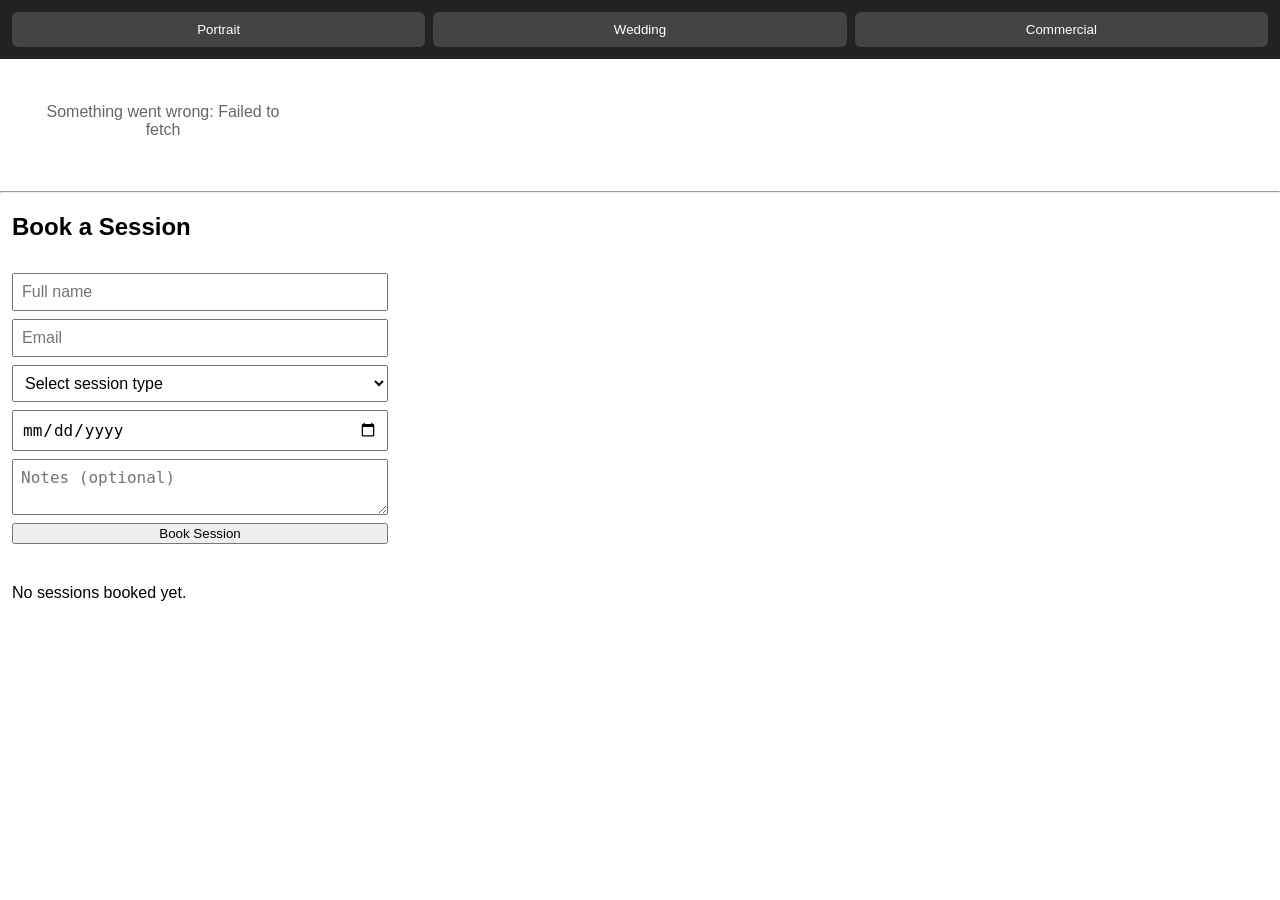
<file: index.html>
<!DOCTYPE html>
<html lang="en">
<head>
<meta charset="UTF-8">
<meta name="viewport" content="width=device-width, initial-scale=1.0">
<title>Extreme Studio Ayush </title>
<style>

  * { box-sizing: border-box; }
  body { font-family: sans-serif; margin: 0; padding: 0; }
  nav { display: flex; gap: 8px; padding: 12px; background: #222; }
  nav button { flex: 1; padding: 10px; border: none; border-radius: 6px; background: #444; color: #fff; }
  nav button:active { background: #666; }

  .hidden { display: none !important; }

  #gallery-grid {
    display: grid;
    grid-template-columns: repeat(2, 1fr);
    gap: 8px;
    padding: 8px;
  }
  @media (orientation: landscape) {
    #gallery-grid { grid-template-columns: repeat(4, 1fr); }
  }

  .photo-card {
    border: none; padding: 0; background: none; text-align: left; cursor: pointer;
  }
  .photo-card__img { width: 100%; height: 140px; object-fit: cover; border-radius: 6px; display: block; }
  .photo-card__meta { display: flex; justify-content: space-between; font-size: 12px; padding: 4px 2px; }

  #detail-view { padding: 12px; }
  .detail__img { width: 100%; border-radius: 8px; touch-action: pan-y; }
  .detail__tags { margin-top: 8px; }
  .tag { display: inline-block; background: #eee; border-radius: 12px; padding: 2px 8px; margin: 2px; font-size: 12px; }
  #detail-close-btn { margin-bottom: 8px; padding: 8px 16px; }

  #booking-form { display: flex; flex-direction: column; gap: 8px; padding: 12px; max-width: 400px; }
  #booking-form input, #booking-form select, #booking-form textarea { padding: 8px; font-size: 16px; }
  .booking-feedback--success { color: green; padding: 0 12px; }
  .booking-feedback--error { color: crimson; padding: 0 12px; }
  .loading-state, .error-state, .empty-state { padding: 20px; text-align: center; color: #666; }
</style>
</head>
<body>

  <nav>
    <button type="button" data-category="portrait">Portrait</button>
    <button type="button" data-category="wedding">Wedding</button>
    <button type="button" data-category="commercial">Commercial</button>
  </nav>

  <section id="gallery-view">
    <div id="gallery-grid"></div>
  </section>

  <section id="detail-view" class="hidden">
    <button type="button" id="detail-close-btn">← Back</button>
    <div id="detail-content"></div>
    <p style="text-align:center; color:#999; font-size:12px;">
   
    </p>
  </section>

  <hr>

  <h2 style="padding: 0 12px;">Book a Session</h2>
  <form id="booking-form">
    <input name="name" placeholder="Full name" required>
    <input name="email" type="email" placeholder="Email" required>
    <select name="sessionType" required>
      <option value="">Select session type</option>
      <option value="portrait">Portrait</option>
      <option value="wedding">Wedding</option>
      <option value="commercial">Commercial</option>
    </select>
    <input name="date" type="date" required>
    <textarea name="notes" placeholder="Notes (optional)"></textarea>
    <button type="submit">Book Session</button>
  </form>
  <div id="booking-feedback"></div>
  <div id="booking-list" style="padding: 12px;"></div>

  
  <script src="config.js"></script>
  <script src="api.js"></script>
  <script src="render.js"></script>
  <script src="gestures.js"></script>
  <script src="booking.js"></script>
  <script src="app.js"></script>
</body>
</html>
</file>
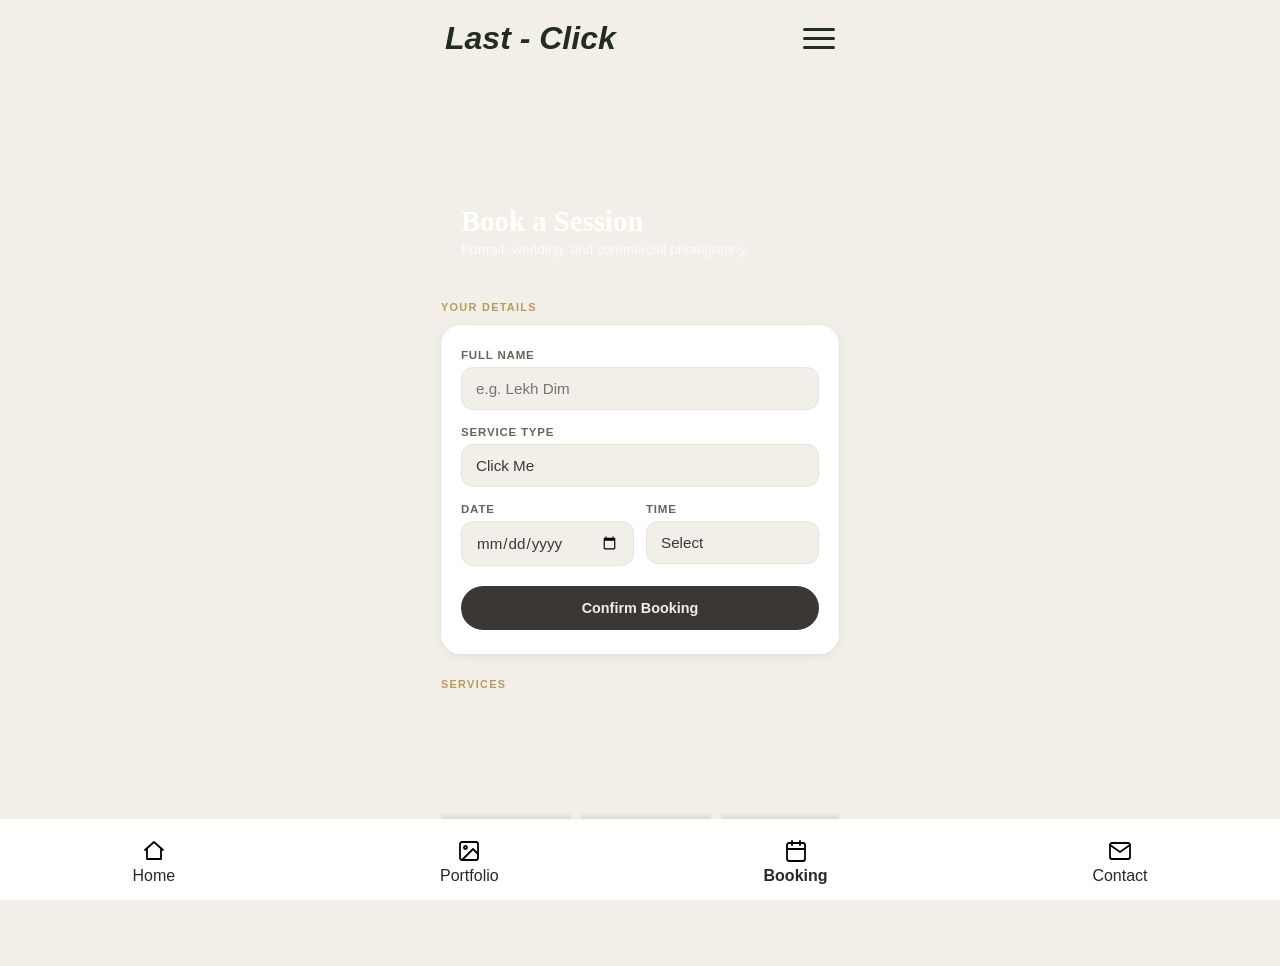
<file: booking.html>
<!DOCTYPE html>
<html lang="en">

<head>
  <meta charset="UTF-8" />
  <meta name="viewport" content="width=device-width, initial-scale=1.0" />
  <title>Booking | Last - Click</title>
  <link rel="stylesheet" href="booking.css" />
</head>

<body>

  <header class="main-header">
    <h1>Last - Click</h1>
    <button class="menu-toggle" type="button" aria-label="Toggle Navigation" aria-expanded="false">
      <span class="bar"></span>
      <span class="bar"></span>
      <span class="bar"></span>
    </button>
  </header>

  <nav class="mobile-nav" aria-label="Main navigation">
    <a href="Home.html">Home</a>
    <a href="Portfolio.html">Portfolio</a>
    <a href="booking.html" aria-current="page">Booking</a>
    <a href="contact.html">Contact</a>
  </nav>

  <!-- Hero -->
  <section class="hero">
    <div class="hero-text">
      <h2>Book a Session</h2>
      <p>Portrait, wedding, and commercial photography.</p>
    </div>
  </section>

  <!-- Booking Form -->
  <section class="form-section">
    <p class="label">YOUR DETAILS</p>
    <div class="card">

      <div class="field">
        <label>Full Name</label>
        <input type="text" placeholder="e.g. Lekh Dim" />
      </div>

      <div class="field">
        <label>Service Type</label>
        <select>
          <option value="" disabled selected>Click Me</option>
          <option>Portrait Session</option>
          <option>Wedding Photography</option>
          <option>Commercial Shoot</option>
        </select>
      </div>

      <div class="row">
        <div class="field">
          <label>Date</label>
          <input type="date" />
        </div>
        <div class="field">
          <label>Time</label>
          <select>
            <option value="" disabled selected>Select</option>
            <option>8:00 AM</option>
            <option>10:00 AM</option>
            <option>12:00 PM</option>
            <option>2:00 PM</option>
            <option>4:00 PM</option>
          </select>
        </div>
      </div>

      <button class="btn-primary">Confirm Booking</button>

    </div>
  </section>

  <!-- Services -->
  <section class="services-section">
    <p class="label">SERVICES</p>
    <div class="services-row">

      <div class="service-card"
        style="background-image: url('https://images.unsplash.com/photo-1766763845239-0194f176b0a8?w=800&auto=format&fit=crop&q=60&ixlib=rb-4.1.0&ixid=M3wxMjA3fDB8MHxzZWFyY2h8MTl8fG5lcGFsaSUyMHdlZWRpbmd8ZW58MHx8MHx8fDA%3D')">
        <div class="service-info">
          <p class="service-name">Wedding</p>
          <p class="service-sub">For couples</p>
        </div>
      </div>

      <div class="service-card"
        style="background-image: url('https://images.unsplash.com/photo-1777993325982-d0e9e0f61cfb?w=800&auto=format&fit=crop&q=60&ixlib=rb-4.1.0&ixid=M3wxMjA3fDB8MHxmZWF0dXJlZC1waG90b3MtZmVlZHwxNHx8fGVufDB8fHx8fA%3D%3D')">
        <div class="service-info">
          <p class="service-name">Portrait</p>
          <p class="service-sub">For families</p>
        </div>
      </div>

      <div class="service-card"
        style="background-image: url('https://images.unsplash.com/photo-1560179707-f14e90ef3623?w=800&auto=format&fit=crop&q=60&ixlib=rb-4.1.0&ixid=M3wxMjA3fDB8MHxzZWFyY2h8MTJ8fGNvbW1lcmNpYWx8ZW58MHx8MHx8fDA%3D')">
        <div class="service-info">
          <p class="service-name">Commercial</p>
          <p class="service-sub">For brands</p>
        </div>
      </div>

    </div>
  </section>

  <footer>
    <nav class="Nav-Bar">
      <a href="Home.html" class="Home">
        <img src="./Images/home.svg" width="24" height="24" alt="Home">
        <p>Home</p>
      </a>
      <a href="Portfolio.html" class="Portfolio">
        <img src="./Images/portfolio.svg" width="24" height="24" alt="Portfolio">
        <p>Portfolio</p>
      </a>
      <a href="booking.html" class="Booking active" aria-current="page">
        <img src="./Images/book.svg" width="24" height="24" alt="Booking">
        <p>Booking</p>
      </a>
      <a href="contact.html" class="Contact">
        <img src="./Images/contact.svg" width="24" height="24" alt="Contact">
        <p>Contact</p>
      </a>
    </nav>
  </footer>

  <script>
    const menuToggle = document.querySelector('.menu-toggle');
    const mobileNav = document.querySelector('.mobile-nav');

    menuToggle.addEventListener('click', () => {
      const isOpen = menuToggle.classList.toggle('active');
      mobileNav.classList.toggle('active', isOpen);
      menuToggle.setAttribute('aria-expanded', String(isOpen));
    });
  </script>

</body>

</html>
</file>
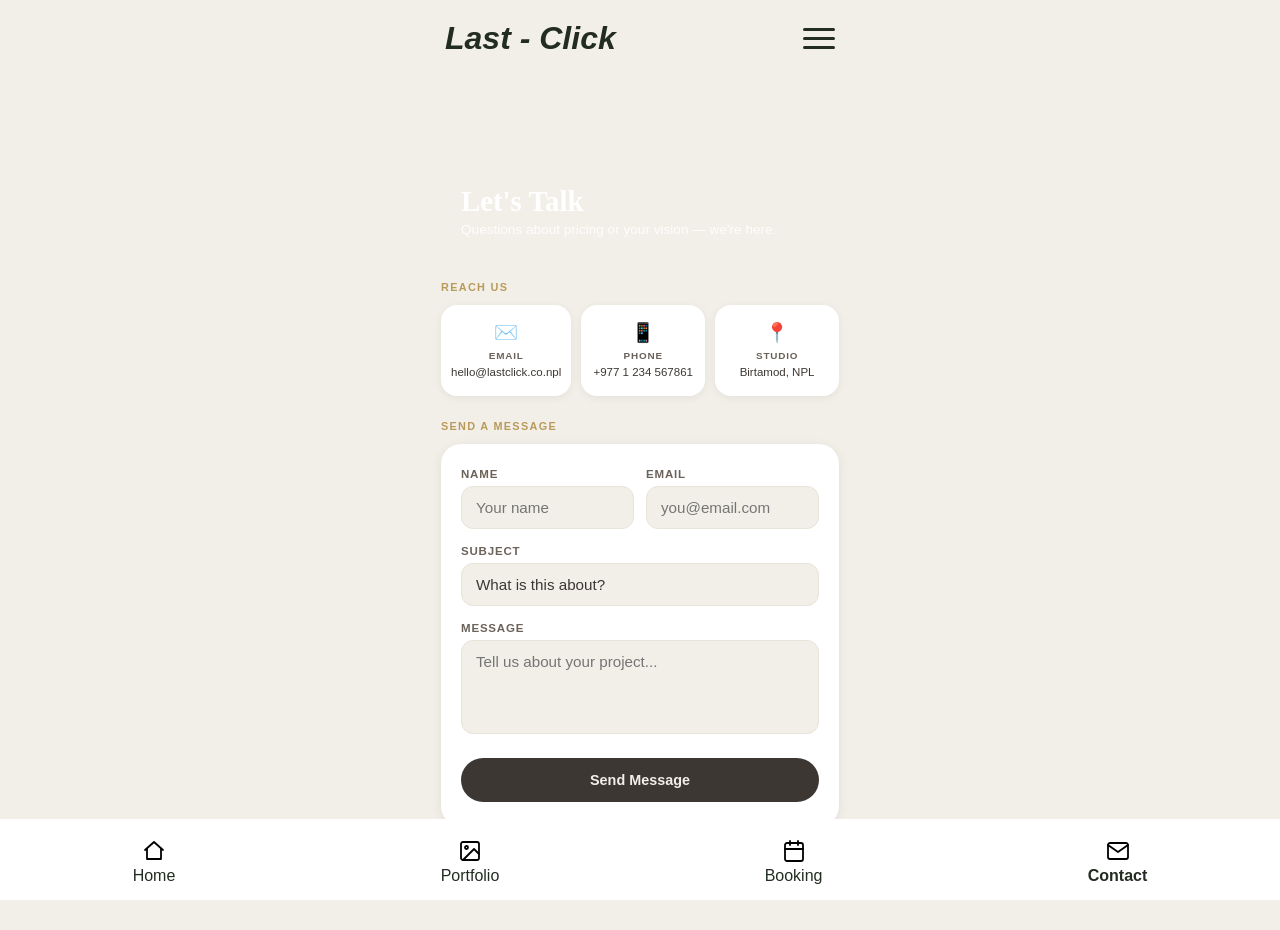
<file: contact.html>
<!DOCTYPE html>
<html lang="en">
<head>
  <meta charset="UTF-8" />
  <meta name="viewport" content="width=device-width, initial-scale=1.0" />
  <title>Contact | Last - Click</title>
  <link rel="stylesheet" href="contact.css" />
</head>
<body>

  <header class="main-header">
    <h1>Last - Click</h1>
    <button class="menu-toggle" type="button" aria-label="Toggle Navigation" aria-expanded="false">
      <span class="bar"></span>
      <span class="bar"></span>
      <span class="bar"></span>
    </button>
  </header>

  <nav class="mobile-nav" aria-label="Main navigation">
    <a href="Home.html">Home</a>
    <a href="Portfolio.html">Portfolio</a>
    <a href="booking.html">Booking</a>
    <a href="contact.html" aria-current="page">Contact</a>
  </nav>

  <!-- Hero -->
  <section class="hero">
    <div class="hero-text">
      <h2>Let's Talk</h2>
      <p>Questions about pricing or your vision — we're here.</p>
    </div>
  </section>

  <!-- Contact Info -->
  <section class="info-section">
    <p class="label">REACH US</p>
    <div class="info-row">

      <div class="info-card">
        <p class="icon">✉️</p>
        <p class="info-title">Email</p>
        <p class="info-val">hello@lastclick.co.npl</p>
      </div>

      <div class="info-card">
        <p class="icon">📱</p>
        <p class="info-title">Phone</p>
        <p class="info-val">+977 1 234 567861</p>
      </div>

      <div class="info-card">
        <p class="icon">📍</p>
        <p class="info-title">Studio</p>
        <p class="info-val">Birtamod, NPL</p>
      </div>

    </div>
  </section>

  <!-- Message Form -->
  <section class="form-section">
    <p class="label">SEND A MESSAGE</p>
    <div class="card">

      <div class="row">
        <div class="field">
          <label>Name</label>
          <input type="text" placeholder="Your name" />
        </div>
        <div class="field">
          <label>Email</label>
          <input type="email" placeholder="you@email.com" />
        </div>
      </div>

      <div class="field">
        <label>Subject</label>
        <select>
          <option value="" disabled selected>What is this about?</option>
          <option>Pricing  Packages</option>
          <option>Booking Question</option>
          <option>Wedding Enquiry</option>
          <option>Commercial Work</option>
          <option>Cancel Booking</option>
          <option>Something Else</option>
        </select>
      </div>

      <div class="field">
        <label>Message</label>
        <textarea rows="4" placeholder="Tell us about your project..."></textarea>
      </div>

      <button class="btn-primary">Send Message</button>

    </div>
  </section>

  <footer>
    <nav class="Nav-Bar">
      <a href="Home.html" class="Home">
        <img src="./Images/home.svg" width="24" height="24" alt="Home">
        <p>Home</p>
      </a>
      <a href="Portfolio.html" class="Portfolio">
        <img src="./Images/portfolio.svg" width="24" height="24" alt="Portfolio">
        <p>Portfolio</p>
      </a>
      <a href="booking.html" class="Booking">
        <img src="./Images/book.svg" width="24" height="24" alt="Booking">
        <p>Booking</p>
      </a>
      <a href="contact.html" class="Contact active" aria-current="page">
        <img src="./Images/contact.svg" width="24" height="24" alt="Contact">
        <p>Contact</p>
      </a>
    </nav>
  </footer>

  <script>
    const menuToggle = document.querySelector('.menu-toggle');
    const mobileNav = document.querySelector('.mobile-nav');

    menuToggle.addEventListener('click', () => {
      const isOpen = menuToggle.classList.toggle('active');
      mobileNav.classList.toggle('active', isOpen);
      menuToggle.setAttribute('aria-expanded', String(isOpen));
    });
  </script>

</body>
</html>
</file>
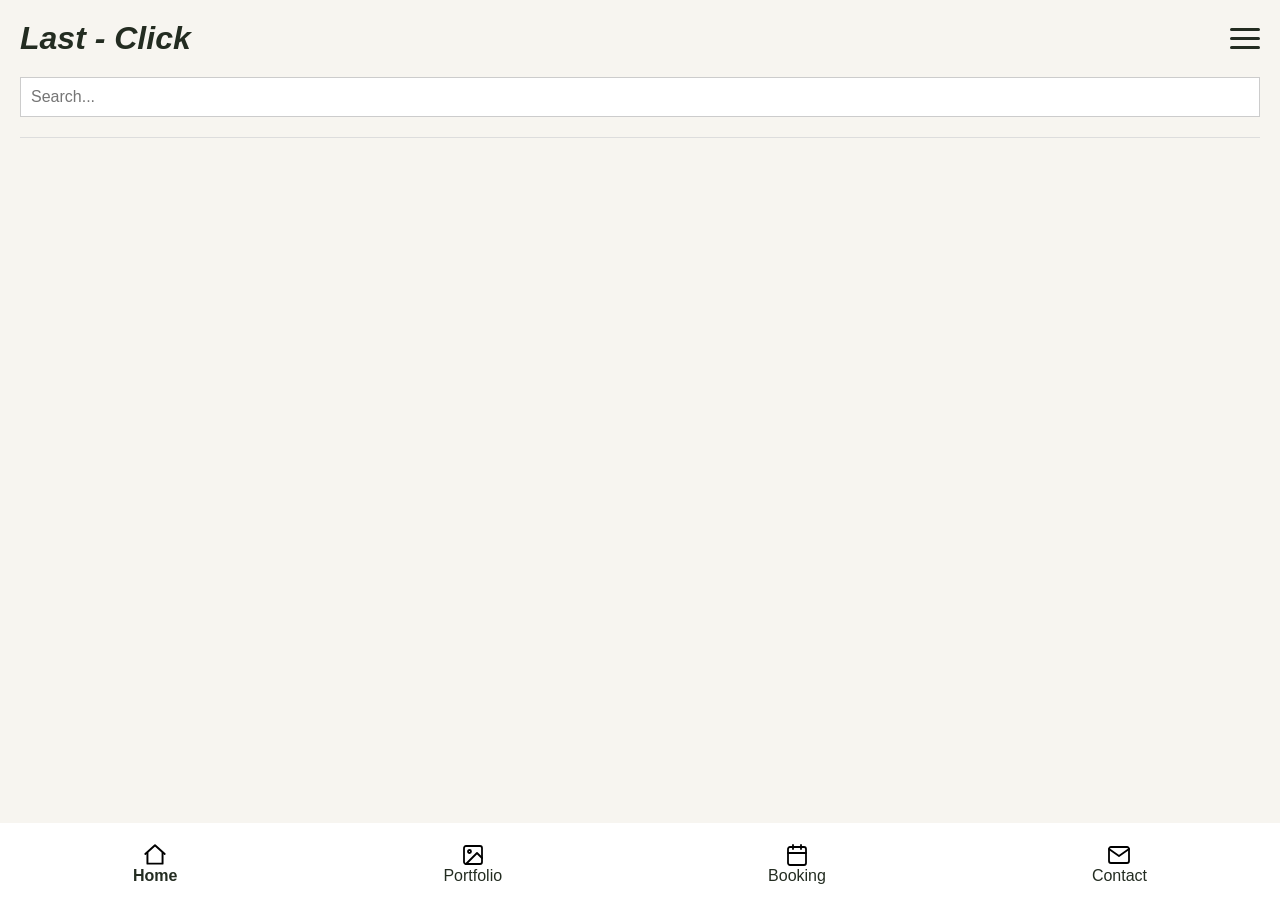
<file: Home.html>
<!DOCTYPE html>
<html lang="en">

<head>
    <meta charset="UTF-8">
    <meta name="viewport" content="width=device-width, initial-scale=1.0">
    <title>Lenscraft</title>
    <link rel="icon" type="image/svg+xml" href="./Images/home.svg">
    <link rel="stylesheet" href="Style.css">
</head>

<body>

    <header class="main-header">
        <h1>Last - Click</h1>

        <button class="menu-toggle" aria-label="Toggle Navigation">
            <span class="bar"></span>
            <span class="bar"></span>
            <span class="bar"></span>
        </button>
    </header>

    <nav class="mobile-nav">
        <a href="Home.html">Home</a>
        <a href="Portfolio.html">Portfolio</a>
        <a href="booking.html">Booking</a>
        <a href="contact.html">Contact</a>
    </nav>

    <main class="content-area">
        <div class="search-wrapper">
            <input type="text" id="searchInput" placeholder="Search...">
            <div id="results"></div>
        </div>
        <div id="profile"></div>
    </main>

    <footer>
        <nav class="Nav-Bar">
            <a href="Home.html" class="Home active" aria-current="page">
                <img src="./Images/home.svg" width="24" height="24" alt="Home">
                <p>Home</p>
            </a>
            <a href="Portfolio.html" class="Portfolio">
                <img src="./Images/portfolio.svg" width="24" height="24" alt="Portfolio">
                <p>Portfolio</p>
            </a>
            <a href="booking.html" class="Booking">
                <img src="./Images/book.svg" width="24" height="24" alt="Booking">
                <p>Booking</p>
            </a>
            <a href="contact.html" class="Contact">
                <img src="./Images/contact.svg" width="24" height="24" alt="Contact">
                <p>Contact</p>
            </a>
        </nav>
    </footer>

    <script src="./config.js"></script>
    <script src="./api.js"></script>

    <script>
        const menuToggle = document.querySelector('.menu-toggle');
        const mobileNav = document.querySelector('.mobile-nav');

        menuToggle.addEventListener('click', () => {
            menuToggle.classList.toggle('active');
            mobileNav.classList.toggle('active');
        });

        const searchInput = document.getElementById('searchInput');
        const resultsBox = document.getElementById('results');
        const profileBox = document.getElementById('profile');
        let debounceTimer;

        searchInput.addEventListener('input', (e) => {
            clearTimeout(debounceTimer);
            const query = e.target.value.trim();

            if (query.length < 2) {
                resultsBox.innerHTML = '';
                return;
            }

            debounceTimer = setTimeout(() => {
                fetchResults(query);
            }, 300);
        });

        async function fetchResults(query) {
            try {
                console.log(query);
                const designers = await LensCraftAPI.searchUsers(query);
                renderResults(designers);
            } catch (err) {
                console.error('Search failed:', err);
                resultsBox.innerHTML = '<p>Something went wrong. Try again.</p>';
            }
        }

        function renderResults(designers) {
            if (!designers || designers.length === 0) {
                resultsBox.innerHTML = '<p>No matches found</p>';
                return;
            }

            resultsBox.innerHTML = designers
                .map(designer => `
                    <button type="button" class="result-item" data-username="${escapeHtml(designer.username)}">
                        ${designer.avatarUrl ? `<img src="${escapeHtml(designer.avatarUrl)}" width="40" height="40" alt="">` : ''}
                        <span>${escapeHtml(designer.name)} <small>@${escapeHtml(designer.username)}</small></span>
                    </button>
                `)
                .join('');
        }

        resultsBox.addEventListener('click', (e) => {
            const item = e.target.closest('.result-item');
            if (!item) return;
            showProfile(item.dataset.username);
        });

        async function showProfile(username) {
            profileBox.innerHTML = '<p>Loading profile…</p>';
            resultsBox.innerHTML = '';
            try {
                const designer = await LensCraftAPI.getUserDetail(username);
                renderProfile(designer);
            } catch (err) {
                console.error('Profile load failed:', err);
                profileBox.innerHTML = '<p>Could not load this profile. Try again.</p>';
            }
        }

        function renderProfile(designer) {
            const stats = [
                ['Photos', designer.totalPhotos],
                ['Likes', designer.totalLikes],
                ['Collections', designer.totalCollections]
            ].map(([label, value]) => `<li><strong>${value}</strong> ${label}</li>`).join('');

            profileBox.innerHTML = `
                <article class="profile-card">
                    <button type="button" class="profile-card__close" aria-label="Close profile">&times;</button>
                    ${designer.avatarUrl ? `<img class="profile-card__avatar" src="${escapeHtml(designer.avatarUrl)}" width="80" height="80" alt="">` : ''}
                    <h2 class="profile-card__name">${escapeHtml(designer.name)} <small>@${escapeHtml(designer.username)}</small></h2>
                    ${designer.location ? `<p class="profile-card__location">📍 ${escapeHtml(designer.location)}</p>` : ''}
                    ${designer.bio ? `<p class="profile-card__bio">${escapeHtml(designer.bio)}</p>` : ''}
                    <ul class="profile-card__stats">${stats}</ul>
                    <a class="profile-card__link" href="${escapeHtml(designer.profileUrl)}" target="_blank" rel="noopener noreferrer">View full profile on Unsplash</a>
                </article>
            `;

            profileBox.querySelector('.profile-card__close').addEventListener('click', () => {
                profileBox.innerHTML = '';
            });
        }

        function escapeHtml(value) {
            return String(value).replace(/[&<>'"]/g, character => ({
                '&': '&amp;',
                '<': '&lt;',
                '>': '&gt;',
                "'": '&#39;',
                '"': '&quot;'
            }[character]));
        }

        document.addEventListener('click', (e) => {
            if (!e.target.closest('.search-wrapper')) {
                resultsBox.innerHTML = '';
            }
        });
    </script>
</body>

</html>
</file>
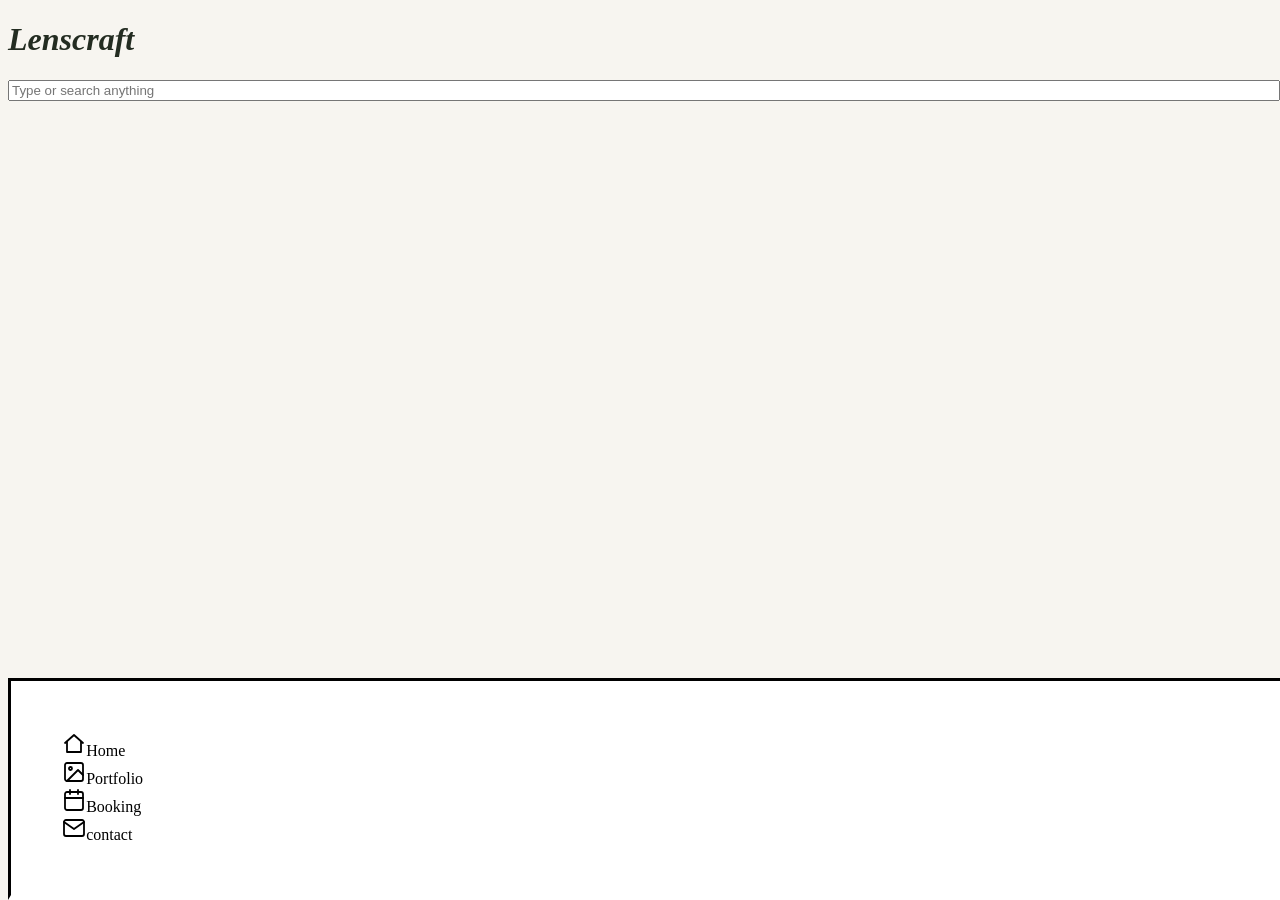
<file: Page1.html>
<!DOCTYPE html>
<html lang="en">
<head>
    <meta charset="UTF-8">
    <meta name="viewport" content="width=device-width, initial-scale=1.0">
    <title>Page Title</title>

    <style>
    h1{
        color: #232C21;
        font-style: italic;

    }

    body{
        background-color: 	#F7F5F0;
    }

    footer{
        border-bottom: 5px solid white;
        border-style: solid;
        border-radius: 0%;
        background-color: white;
        padding: 4%;
        position: absolute;
        bottom: 0%;
        width: 150%;
    }

</style>
</head>
    <body>

        <h1>Lenscraft</h1>

        <input type="text" placeholder="Type or search anything" style="width: 100%;">

    <footer>
        <nav class="Nav-Bar">
            <nav class="Home"><img src="./Images/home.svg" width="24" height="24"><P1>Home</P1></nav>
            <nav class="Portfolio"><img src="./Images/portfolio.svg" width="24" height="24"><p1>Portfolio</p1></nav>
            <nav class="Booking"><img src="./Images/book.svg" width="24" height="24"><p1>Booking</p1></nav>
            <nav class="Contact"><img src="./Images/contact.svg" width="24" height="24"><p1>contact</p1></nav>
        </nav>
        
    </footer>
    </body>
</html>
</file>
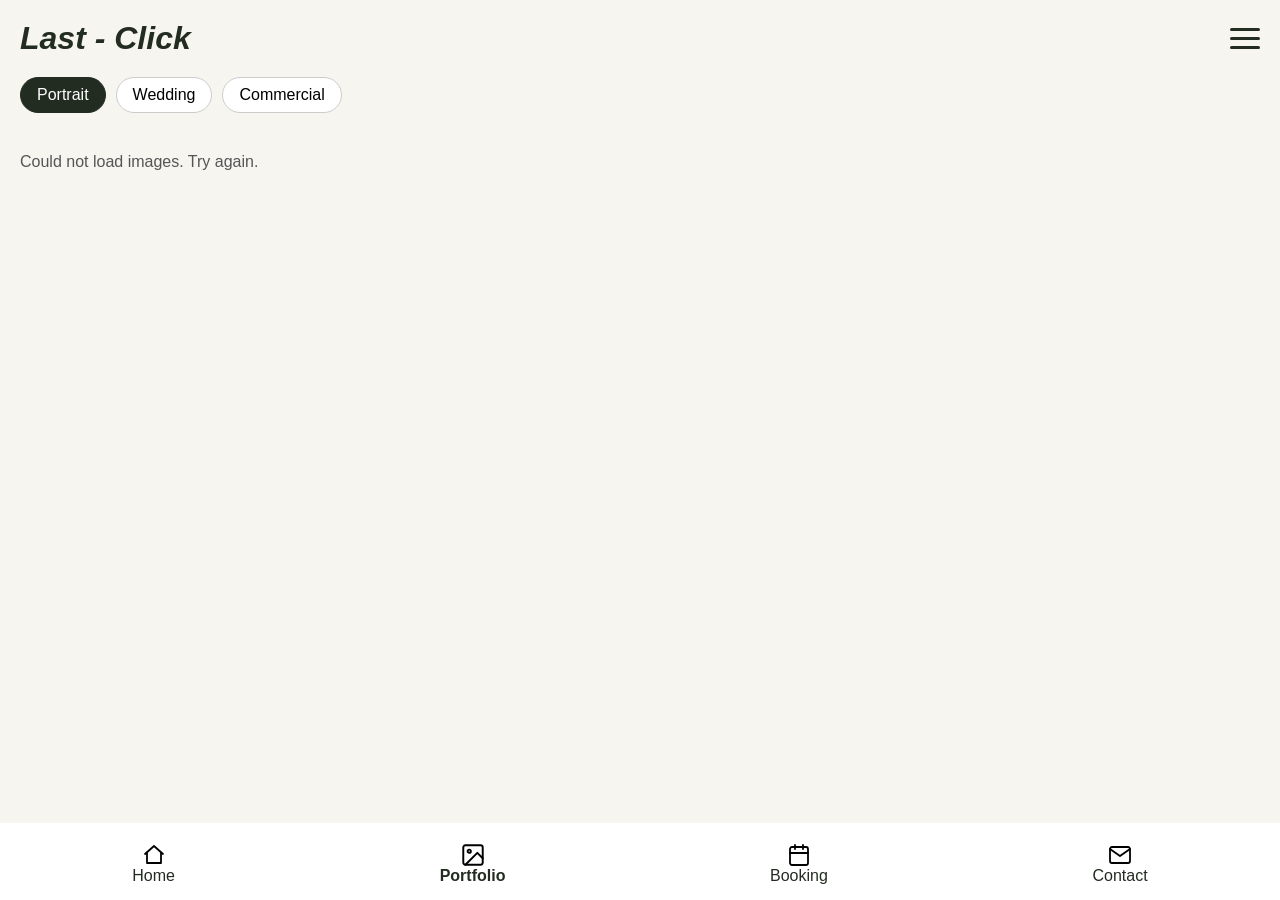
<file: Portfolio.html>
<!DOCTYPE html>
<html lang="en">

<head>
    <meta charset="UTF-8">
    <meta name="viewport" content="width=device-width, initial-scale=1.0">
    <link rel="icon" type="image/svg+xml" href="./Images/portfolio.svg">
    <link rel="stylesheet" href="Style.css">
    <title>Portfolio</title>
</head>

<body>

    <header class="main-header">
        <h1>Last - Click</h1>

        <button class="menu-toggle" aria-label="Toggle Navigation">
            <span class="bar"></span>
            <span class="bar"></span>
            <span class="bar"></span>
        </button>
    </header>

    <nav class="mobile-nav">
        <a href="Home.html">Home</a>
        <a href="Portfolio.html">Portfolio</a>
        <a href="booking.html">Booking</a>
        <a href="contact.html">Contact</a>
    </nav>

    <main class="content-area">
        <div class="portfolio-filters">
            <button type="button" class="portfolio-filter is-active" data-category="portrait">Portrait</button>
            <button type="button" class="portfolio-filter" data-category="wedding">Wedding</button>
            <button type="button" class="portfolio-filter" data-category="commercial">Commercial</button>
        </div>

        <div id="portfolio-grid" class="portfolio-grid"></div>
    </main>

    <div id="artist-modal" class="artist-modal hidden">
        <div class="artist-modal__backdrop"></div>
        <div class="artist-modal__panel" role="dialog" aria-modal="true" aria-labelledby="artist-modal-name">
            <button type="button" class="artist-modal__close" aria-label="Close">&times;</button>
            <div id="artist-modal-body"></div>
        </div>
    </div>

    <footer>
        <nav class="Nav-Bar">
            <a href="Home.html" class="Home">
                <img src="./Images/home.svg" width="24" height="24" alt="Home">
                <p>Home</p>
            </a>
            <a href="Portfolio.html" class="Portfolio active" aria-current="page">
                <img src="./Images/portfolio.svg" width="24" height="24" alt="Portfolio">
                <p>Portfolio</p>
            </a>
            <a href="booking.html" class="Booking">
                <img src="./Images/book.svg" width="24" height="24" alt="Booking">
                <p>Booking</p>
            </a>
            <a href="contact.html" class="Contact">
                <img src="./Images/contact.svg" width="24" height="24" alt="Contact">
                <p>Contact</p>
            </a>
        </nav>
    </footer>

    <script src="./config.js"></script>
    <script src="./api.js"></script>

    <script>
        const menuToggle = document.querySelector('.menu-toggle');
        const mobileNav = document.querySelector('.mobile-nav');

        menuToggle.addEventListener('click', () => {
            menuToggle.classList.toggle('active');
            mobileNav.classList.toggle('active');
        });

        const grid = document.getElementById('portfolio-grid');
        const filters = document.querySelectorAll('.portfolio-filter');
        const modal = document.getElementById('artist-modal');
        const modalBody = document.getElementById('artist-modal-body');

        async function loadCategory(categoryKey) {
            grid.innerHTML = '<p class="portfolio-status">Loading work…</p>';
            try {
                const photos = await LensCraftAPI.searchPhotos(categoryKey);
                renderGrid(photos);
            } catch (err) {
                console.error('Portfolio load failed:', err);
                grid.innerHTML = '<p class="portfolio-status">Could not load images. Try again.</p>';
            }
        }

        function renderGrid(photos) {
            if (!photos || photos.length === 0) {
                grid.innerHTML = '<p class="portfolio-status">No work found here yet.</p>';
                return;
            }

            grid.innerHTML = photos
                .map(photo => `
                    <button type="button" class="portfolio-item"
                            data-username="${escapeHtml(photo.photographerUsername)}"
                            data-name="${escapeHtml(photo.photographer)}">
                        <img src="${escapeHtml(photo.thumbUrl)}" alt="${escapeHtml(photo.alt)}" loading="lazy">
                    </button>
                `)
                .join('');
        }

        grid.addEventListener('click', (e) => {
            const item = e.target.closest('.portfolio-item');
            if (!item) return;
            openArtist(item.dataset.username, item.dataset.name);
        });

        async function openArtist(username, fallbackName) {
            openModal();
            modalBody.innerHTML = '<p class="portfolio-status">Loading artist…</p>';

            if (!username) {
                modalBody.innerHTML = `
                    <h2 id="artist-modal-name">${escapeHtml(fallbackName || 'Unknown artist')}</h2>
                    <p>No further details are available for this artist.</p>
                `;
                return;
            }

            try {
                const artist = await LensCraftAPI.getUserDetail(username);
                renderArtist(artist);
            } catch (err) {
                console.error('Artist load failed:', err);
                modalBody.innerHTML = `
                    <h2 id="artist-modal-name">${escapeHtml(fallbackName || 'Unknown artist')}</h2>
                    <p>Could not load this artist's profile.</p>
                `;
            }
        }

        function renderArtist(artist) {
            modalBody.innerHTML = `
                ${artist.avatarUrl ? `<img class="artist-modal__avatar" src="${escapeHtml(artist.avatarUrl)}" width="80" height="80" alt="">` : ''}
                <h2 id="artist-modal-name">${escapeHtml(artist.name)} <small>@${escapeHtml(artist.username)}</small></h2>
                ${artist.location ? `<p class="artist-modal__location">📍 ${escapeHtml(artist.location)}</p>` : ''}
                <p class="artist-modal__bio">${artist.bio ? escapeHtml(artist.bio) : 'This artist has not written a bio yet.'}</p>
                <a class="artist-modal__link" href="${escapeHtml(artist.profileUrl)}" target="_blank" rel="noopener noreferrer">View full profile on Unsplash</a>
            `;
        }

        function openModal() {
            modal.classList.remove('hidden');
        }

        function closeModal() {
            modal.classList.add('hidden');
            modalBody.innerHTML = '';
        }

        modal.querySelector('.artist-modal__close').addEventListener('click', closeModal);
        modal.querySelector('.artist-modal__backdrop').addEventListener('click', closeModal);
        document.addEventListener('keydown', (e) => {
            if (e.key === 'Escape') closeModal();
        });

        filters.forEach(btn => {
            btn.addEventListener('click', () => {
                filters.forEach(b => b.classList.remove('is-active'));
                btn.classList.add('is-active');
                loadCategory(btn.dataset.category);
            });
        });

        function escapeHtml(value) {
            return String(value).replace(/[&<>'"]/g, character => ({
                '&': '&amp;',
                '<': '&lt;',
                '>': '&gt;',
                "'": '&#39;',
                '"': '&quot;'
            }[character]));
        }

        loadCategory('portrait');
    </script>
</body>

</html>
</file>
<file: booking.css>
/* ── Colours ── */
:root {
  --ivory:  #f2efe8;
  --white:  #ffffff;
  --ink:    #3c3733;
  --soft:   #6b625a;
  --gold:   #b99a5b;
  --mint:   #a9c6b8;
  --border: #e8e4da;
}

/* ── Base ── */
* { box-sizing: border-box; margin: 0; padding: 0; }

body {
  font-family: Arial, sans-serif;
  background: var(--ivory);
  color: var(--ink);
  max-width: 430px;
  margin: 0 auto;
  padding-bottom: 80px;
}

/* ── Header ── */
header {
  display: flex;
  justify-content: space-between;
  align-items: center;
  padding: 16px 20px;
  background: var(--ivory);
}

.logo h1 {
  font-family: Georgia, serif;
  font-style: italic;
  font-size: 1.5rem;
  color: var(--ink);
}

.logo p {
  font-size: 0.6rem;
  letter-spacing: 0.12em;
  color: var(--soft);
}

.btn-outline {
  padding: 8px 18px;
  border: 1.5px solid var(--ink);
  border-radius: 50px;
  font-size: 0.85rem;
  color: var(--ink);
  text-decoration: none;
}

/* ── Hero ── */
.hero {
  margin: 0 16px 24px;
  height: 200px;
  border-radius: 20px;
  background-image: url('https://images.unsplash.com/photo-1537633552985-df8429e8048b?w=800&q=80');
  background-size: cover;
  background-position: center;
  display: flex;
  align-items: flex-end;
}

.hero-text {
  padding: 20px;
  color: white;
}

.hero-text h2 {
  font-family: Georgia, serif;
  font-size: 1.8rem;
  margin-bottom: 4px;
}

.hero-text p {
  font-size: 0.85rem;
  opacity: 0.9;
}

/* ── Section label ── */
.label {
  font-size: 0.68rem;
  font-weight: bold;
  letter-spacing: 0.12em;
  color: var(--gold);
  margin-bottom: 12px;
}

/* ── Form section ── */
.form-section {
  padding: 0 16px 24px;
}

.card {
  background: var(--white);
  border-radius: 20px;
  padding: 24px 20px;
  box-shadow: 0 2px 12px rgba(0,0,0,0.07);
}

.field {
  margin-bottom: 16px;
}

.field label {
  display: block;
  font-size: 0.72rem;
  font-weight: bold;
  color: var(--soft);
  text-transform: uppercase;
  letter-spacing: 0.07em;
  margin-bottom: 6px;
}

.field input,
.field select {
  width: 100%;
  padding: 12px 14px;
  border: 1.5px solid var(--border);
  border-radius: 12px;
  background: var(--ivory);
  color: var(--ink);
  font-size: 0.95rem;
  font-family: Arial, sans-serif;
  outline: none;
  appearance: none;
}

.field input:focus,
.field select:focus {
  border-color: var(--mint);
}

/* ── Two column row ── */
.row {
  display: grid;
  grid-template-columns: 1fr 1fr;
  gap: 12px;
}

/* ── Submit button ── */
.btn-primary {
  width: 100%;
  padding: 14px;
  margin-top: 4px;
  background: var(--ink);
  color: var(--ivory);
  border: none;
  border-radius: 50px;
  font-size: 0.9rem;
  font-weight: bold;
  cursor: pointer;
}

/* ── Services ── */
.services-section {
  padding: 0 16px 24px;
}

.services-row {
  display: flex;
  gap: 10px;
  overflow-x: auto;
  scrollbar-width: none;
}

.services-row::-webkit-scrollbar { display: none; }

.service-card {
  flex: 0 0 130px;
  height: 160px;
  border-radius: 16px;
  background-size: cover;
  background-position: center;
  display: flex;
  align-items: flex-end;
  overflow: hidden;
}

.service-info {
  width: 100%;
  padding: 10px 12px;
  background: linear-gradient(to top, rgba(0,0,0,0.6), transparent);
  color: white;
}

.service-name {
  font-family: Georgia, serif;
  font-size: 0.95rem;
  font-weight: bold;
}

.service-sub {
  font-size: 0.7rem;
  opacity: 0.85;
}

/* ── Bottom nav ── */
.bottom-nav {
  position: fixed;
  bottom: 0;
  left: 50%;
  transform: translateX(-50%);
  width: 100%;
  max-width: 430px;
  display: flex;
  justify-content: space-around;
  align-items: center;
  background: var(--white);
  border-top: 1px solid var(--border);
  padding: 10px 0 18px;
}

.bottom-nav a {
  display: flex;
  flex-direction: column;
  align-items: center;
  gap: 2px;
  text-decoration: none;
  color: var(--soft);
  font-size: 0.6rem;
}

.bottom-nav a.active {
  color: var(--ink);
  font-weight: bold;
}

.main-header {
  align-items: center;
  background-color: var(--ivory);
  display: flex;
  justify-content: space-between;
  padding: 20px;
}

.main-header h1 {
  color: #232c21;
  font-size: 2rem;
  font-style: italic;
  margin: 0;
}

.menu-toggle {
  background: transparent;
  border: none;
  cursor: pointer;
  display: flex;
  flex-direction: column;
  gap: 6px;
  height: 27px;
  justify-content: center;
  padding: 0;
  width: 32px;
  z-index: 200;
}

.menu-toggle .bar {
  background-color: #232c21;
  border-radius: 2px;
  height: 3px;
  transition: transform 160ms ease, opacity 160ms ease;
  width: 100%;
}

.menu-toggle.active .bar:nth-child(1) {
  transform: translateY(9px) rotate(45deg);
}

.menu-toggle.active .bar:nth-child(2) {
  opacity: 0;
}

.menu-toggle.active .bar:nth-child(3) {
  transform: translateY(-9px) rotate(-45deg);
}

.mobile-nav {
  background-color: #232c21;
  display: flex;
  flex-direction: column;
  padding-top: 80px;
  position: fixed;
  right: -100%;
  top: 0;
  transition: right 160ms ease;
  width: 250px;
  height: 100vh;
  z-index: 150;
}

.mobile-nav.active {
  right: 0;
}

.mobile-nav a {
  border-bottom: 1px solid rgb(255 255 255 / 10%);
  color: #fff;
  font-size: 1.2rem;
  padding: 15px 25px;
  text-decoration: none;
}

/* Keep the footer identical to the home page on every screen. */
footer {
  display: block;
  border-top: 5px solid white;
  background-color: white;
  padding: 15px 0;
  position: fixed;
  bottom: 0;
  left: 0;
  width: 100%;
  z-index: 100;
}

.Nav-Bar {
  display: flex;
  justify-content: space-around;
  align-items: center;
  width: 100%;
}

.Nav-Bar a {
  display: flex;
  flex-direction: column;
  align-items: center;
  text-decoration: none;
  color: #232c21;
  font-size: 1rem;
}

.Nav-Bar a p {
  margin: 4px 0 0;
}

.Nav-Bar a.active {
  font-weight: 700;
}
</file>
<file: contact.css>
/* ── Colours ── */
:root {
  --ivory:  #f2efe8;
  --white:  #ffffff;
  --ink:    #3c3733;
  --soft:   #6b625a;
  --gold:   #b99a5b;
  --mint:   #a9c6b8;
  --dusty:  #b9cfe0;
  --border: #e8e4da;
}

/* ── Base ── */
* { box-sizing: border-box; margin: 0; padding: 0; }

body {
  font-family: Arial, sans-serif;
  background: var(--ivory);
  color: var(--ink);
  max-width: 430px;
  margin: 0 auto;
  padding-bottom: 80px;
}

/* ── Header ── */
header {
  display: flex;
  justify-content: space-between;
  align-items: center;
  padding: 16px 20px;
}

.logo h1 {
  font-family: Georgia, serif;
  font-style: italic;
  font-size: 1.5rem;
  color: var(--ink);
}

.logo p {
  font-size: 0.6rem;
  letter-spacing: 0.12em;
  color: var(--soft);
}

.btn-outline {
  padding: 8px 18px;
  border: 1.5px solid var(--ink);
  border-radius: 50px;
  font-size: 0.85rem;
  color: var(--ink);
  text-decoration: none;
}

/* ── Hero ── */
.hero {
  margin: 0 16px 24px;
  height: 180px;
  border-radius: 20px;
  background-image: url('https://images.unsplash.com/photo-1516035069371-29a1b244cc32?w=800&q=80');
  background-size: cover;
  background-position: center;
  display: flex;
  align-items: flex-end;
}

.hero-text {
  padding: 20px;
  color: white;
}

.hero-text h2 {
  font-family: Georgia, serif;
  font-size: 1.8rem;
  margin-bottom: 4px;
}

.hero-text p {
  font-size: 0.85rem;
  opacity: 0.9;
}

/* ── Section label ── */
.label {
  font-size: 0.68rem;
  font-weight: bold;
  letter-spacing: 0.12em;
  color: var(--gold);
  margin-bottom: 12px;
}

/* ── Info section ── */
.info-section {
  padding: 0 16px 24px;
}

.info-row {
  display: flex;
  gap: 10px;
}

.info-card {
  flex: 1;
  background: var(--white);
  border-radius: 16px;
  padding: 16px 10px;
  text-align: center;
  box-shadow: 0 2px 10px rgba(0,0,0,0.06);
}

.icon {
  font-size: 1.2rem;
  color: var(--gold);
  margin-bottom: 6px;
}

.info-title {
  font-size: 0.62rem;
  font-weight: bold;
  text-transform: uppercase;
  letter-spacing: 0.08em;
  color: var(--soft);
  margin-bottom: 3px;
}

.info-val {
  font-size: 0.72rem;
  color: var(--ink);
  line-height: 1.4;
}

/* ── Form section ── */
.form-section {
  padding: 0 16px 24px;
}

.card {
  background: var(--white);
  border-radius: 20px;
  padding: 24px 20px;
  box-shadow: 0 2px 12px rgba(0,0,0,0.07);
}

.field {
  margin-bottom: 16px;
}

.field label {
  display: block;
  font-size: 0.72rem;
  font-weight: bold;
  color: var(--soft);
  text-transform: uppercase;
  letter-spacing: 0.07em;
  margin-bottom: 6px;
}

.field input,
.field select,
.field textarea {
  width: 100%;
  padding: 12px 14px;
  border: 1.5px solid var(--border);
  border-radius: 12px;
  background: var(--ivory);
  color: var(--ink);
  font-size: 0.95rem;
  font-family: Arial, sans-serif;
  outline: none;
  appearance: none;
  resize: none;
}

.field input:focus,
.field select:focus,
.field textarea:focus {
  border-color: var(--mint);
}

/* ── Two column row ── */
.row {
  display: grid;
  grid-template-columns: 1fr 1fr;
  gap: 12px;
}

/* ── Submit button ── */
.btn-primary {
  width: 100%;
  padding: 14px;
  margin-top: 4px;
  background: var(--ink);
  color: var(--ivory);
  border: none;
  border-radius: 50px;
  font-size: 0.9rem;
  font-weight: bold;
  cursor: pointer;
}

/* ── Bottom nav ── */
.bottom-nav {
  position: fixed;
  bottom: 0;
  left: 50%;
  transform: translateX(-50%);
  width: 100%;
  max-width: 430px;
  display: flex;
  justify-content: space-around;
  align-items: center;
  background: var(--white);
  border-top: 1px solid var(--border);
  padding: 10px 0 18px;
}

.bottom-nav a {
  display: flex;
  flex-direction: column;
  align-items: center;
  gap: 2px;
  text-decoration: none;
  color: var(--soft);
  font-size: 0.6rem;
}

.bottom-nav a.active {
  color: var(--ink);
  font-weight: bold;
}

.main-header {
  align-items: center;
  background-color: var(--ivory);
  display: flex;
  justify-content: space-between;
  padding: 20px;
}

.main-header h1 {
  color: #232c21;
  font-size: 2rem;
  font-style: italic;
  margin: 0;
}

.menu-toggle {
  background: transparent;
  border: none;
  cursor: pointer;
  display: flex;
  flex-direction: column;
  gap: 6px;
  height: 27px;
  justify-content: center;
  padding: 0;
  width: 32px;
  z-index: 200;
}

.menu-toggle .bar {
  background-color: #232c21;
  border-radius: 2px;
  height: 3px;
  transition: transform 160ms ease, opacity 160ms ease;
  width: 100%;
}

.menu-toggle.active .bar:nth-child(1) {
  transform: translateY(9px) rotate(45deg);
}

.menu-toggle.active .bar:nth-child(2) {
  opacity: 0;
}

.menu-toggle.active .bar:nth-child(3) {
  transform: translateY(-9px) rotate(-45deg);
}

.mobile-nav {
  background-color: #232c21;
  display: flex;
  flex-direction: column;
  padding-top: 80px;
  position: fixed;
  right: -100%;
  top: 0;
  transition: right 160ms ease;
  width: 250px;
  height: 100vh;
  z-index: 150;
}

.mobile-nav.active {
  right: 0;
}

.mobile-nav a {
  border-bottom: 1px solid rgb(255 255 255 / 10%);
  color: #fff;
  font-size: 1.2rem;
  padding: 15px 25px;
  text-decoration: none;
}

/* Keep the footer identical to the home page on every screen. */
footer {
  display: block;
  border-top: 5px solid white;
  background-color: white;
  padding: 15px 0;
  position: fixed;
  bottom: 0;
  left: 0;
  width: 100%;
  z-index: 100;
}

.Nav-Bar {
  display: flex;
  justify-content: space-around;
  align-items: center;
  width: 100%;
}

.Nav-Bar a {
  display: flex;
  flex-direction: column;
  align-items: center;
  text-decoration: none;
  color: #232c21;
  font-size: 1rem;
}

.Nav-Bar a p {
  margin: 4px 0 0;
}

.Nav-Bar a.active {
  font-weight: 700;
}
</file>
<file: Style.css>
/* ==========================================================================
   1. GLOBAL STYLES & LAYOUT RESET
   ========================================================================== */
* {
    box-sizing: border-box;
    margin: 0;
    padding: 0;
}

body {
    background-color: #F7F5F0;
    font-family: sans-serif;
    padding-bottom: 100px; 
}


.main-header {
    display: flex;
    justify-content: space-between;
    align-items: center;
    padding: 20px;
    background-color: #F7F5F0;
}

h1 {
    color: #232C21;
    font-style: italic;
    font-size: 2rem;
}


.content-area {
    padding: 0 20px;
}

.content-area input {
    width: 100%;
    padding: 10px;
    border: 1px solid #ccc;
    font-size: 1rem;
    margin-bottom: 20px;
}


/* ==========================================================================
   2. ORIGINAL BOTTOM NAVIGATION BAR (Always Visible)
   ========================================================================== */
footer {
    display: block;
    border-top: 5px solid white; 
    background-color: white;
    padding: 15px 0;
    position: fixed;
    bottom: 0;
    left: 0;
    width: 100%;
    z-index: 100;
}

.Nav-Bar {
    display: flex;
    justify-content: space-around;
    align-items: center;
    width: 100%;
}

.Nav-Bar a {
    display: flex;
    flex-direction: column;
    align-items: center;
    text-decoration: none;
    color: #232C21; 
}

.Nav-Bar a.active {
    color: #232C21;
    font-weight: 700;
}

.Nav-Bar a.active img {
    transform: scale(1.08);
}

.Home, .Portfolio, .Booking, .Contact {
    display: flex;
    flex-direction: column;
    align-items: center;
}


/* ==========================================================================
   3. HAMBURGER TOGGLE BUTTON & DRAWER MENU (Always Accessible)
   ========================================================================== */


.menu-toggle {
    display: flex;
    flex-direction: column;
    justify-content: space-between;
    width: 30px;
    height: 21px;
    background: transparent;
    border: none;
    cursor: pointer;
    z-index: 200; 
}

.menu-toggle .bar {
    width: 100%;
    height: 3px;
    background-color: #232C21; 
    border-radius: 2px;
    transition: all 0.3s ease;
}


.menu-toggle.active .bar {
    background-color: #ffffff; 
}

/* Morphs the bars into a close 'X' symbol */
.menu-toggle.active .bar:nth-child(1) {
    transform: translateY(9px) rotate(45deg);
}
.menu-toggle.active .bar:nth-child(2) {
    opacity: 0;
}
.menu-toggle.active .bar:nth-child(3) {
    transform: translateY(-9px) rotate(-45deg);
}


.mobile-nav {
    position: fixed;
    top: 0;
    right: -100%; 
    width: 250px;
    height: 100vh;
    background-color: #232C21;
    display: flex;
    flex-direction: column;
    padding-top: 80px;
    transition: right 0.3s ease;
    z-index: 150;
}


.mobile-nav.active {
    right: 0;
}

.mobile-nav a {
    color: white;
    padding: 15px 25px;
    text-decoration: none;
    font-size: 1.2rem;
    border-bottom: 1px solid rgba(255, 255, 255, 0.1);
    display: block;
}

#results{
    position: absolute;
    top: 100%;
    left: 0;
    right: 0;
    background: white;
    border: 1px solid #ddd;
    border-top: none;
    max-height: 250px;
    overflow: auto;
    z-index: 10;
}

.search-wrapper{
    position: relative;
}

.result-item {
    display: flex;
    align-items: center;
    gap: 10px;
    padding: 10px;
    width: 100%;
    color: inherit;
    text-align: left;
    text-decoration: none;
    background: none;
    border: none;
    border-bottom: 1px solid #eee;
    font: inherit;
    cursor: pointer;
}

.result-item:hover {
    background: #f5f5f5;
}

.result-item img {
    flex: 0 0 auto;
    border-radius: 50%;
    object-fit: cover;
}

.result-item small {
    display: block;
    color: #666;
}

#profile {
    margin-top: 20px;
}

.profile-card {
    position: relative;
    max-width: 480px;
    margin: 0 auto;
    padding: 24px;
    background: white;
    border: 1px solid #ddd;
    border-radius: 8px;
    text-align: center;
}

.profile-card__close {
    position: absolute;
    top: 8px;
    right: 12px;
    background: none;
    border: none;
    font-size: 1.5rem;
    line-height: 1;
    color: #666;
    cursor: pointer;
}

.profile-card__avatar {
    border-radius: 50%;
    object-fit: cover;
}

.profile-card__name {
    margin: 12px 0 4px;
}

.profile-card__name small {
    color: #666;
    font-weight: normal;
}

.profile-card__location,
.profile-card__bio {
    margin: 8px 0;
    color: #444;
}

.profile-card__stats {
    display: flex;
    justify-content: center;
    gap: 20px;
    list-style: none;
    padding: 0;
    margin: 16px 0;
}

.profile-card__stats strong {
    display: block;
    font-size: 1.2rem;
}

.profile-card__link {
    display: inline-block;
    margin-top: 8px;
    color: #0066cc;
}

/* ==========================================================================
   PORTFOLIO GALLERY
   ========================================================================== */
.hidden {
    display: none;
}

.artist-modal.hidden {
    display: none;
}

.portfolio-filters {
    display: flex;
    gap: 10px;
    flex-wrap: wrap;
    margin-bottom: 20px;
}

.portfolio-filter {
    padding: 8px 16px;
    background: white;
    border: 1px solid #ccc;
    border-radius: 999px;
    font: inherit;
    cursor: pointer;
}

.portfolio-filter.is-active {
    background: #232C21;
    color: white;
    border-color: #232C21;
}

.portfolio-grid {
    display: grid;
    grid-template-columns: repeat(auto-fill, minmax(150px, 1fr));
    gap: 10px;
}

.portfolio-status {
    grid-column: 1 / -1;
    padding: 20px 0;
    color: #555;
}

.portfolio-item {
    padding: 0;
    border: none;
    background: none;
    cursor: pointer;
    aspect-ratio: 1 / 1;
    overflow: hidden;
    border-radius: 6px;
}

.portfolio-item img {
    width: 100%;
    height: 100%;
    object-fit: cover;
    display: block;
    transition: transform 0.2s ease;
}

.portfolio-item:hover img {
    transform: scale(1.05);
}

.artist-modal {
    position: fixed;
    inset: 0;
    z-index: 100;
    display: flex;
    align-items: center;
    justify-content: center;
    padding: 20px;
}

.artist-modal__backdrop {
    position: absolute;
    inset: 0;
    background: rgba(0, 0, 0, 0.5);
}

.artist-modal__panel {
    position: relative;
    max-width: 420px;
    width: 100%;
    background: white;
    border-radius: 10px;
    padding: 28px 24px 24px;
    text-align: center;
}

.artist-modal__close {
    position: absolute;
    top: 8px;
    right: 12px;
    background: none;
    border: none;
    font-size: 1.6rem;
    line-height: 1;
    color: #666;
    cursor: pointer;
}

.artist-modal__avatar {
    border-radius: 50%;
    object-fit: cover;
}

.artist-modal__panel h2 {
    margin: 12px 0 4px;
    font-size: 1.3rem;
}

.artist-modal__panel h2 small {
    color: #666;
    font-weight: normal;
}

.artist-modal__location {
    color: #444;
    margin-bottom: 10px;
}

.artist-modal__bio {
    color: #333;
    line-height: 1.5;
    margin-bottom: 16px;
}

.artist-modal__link {
    color: #0066cc;
}
</file>
